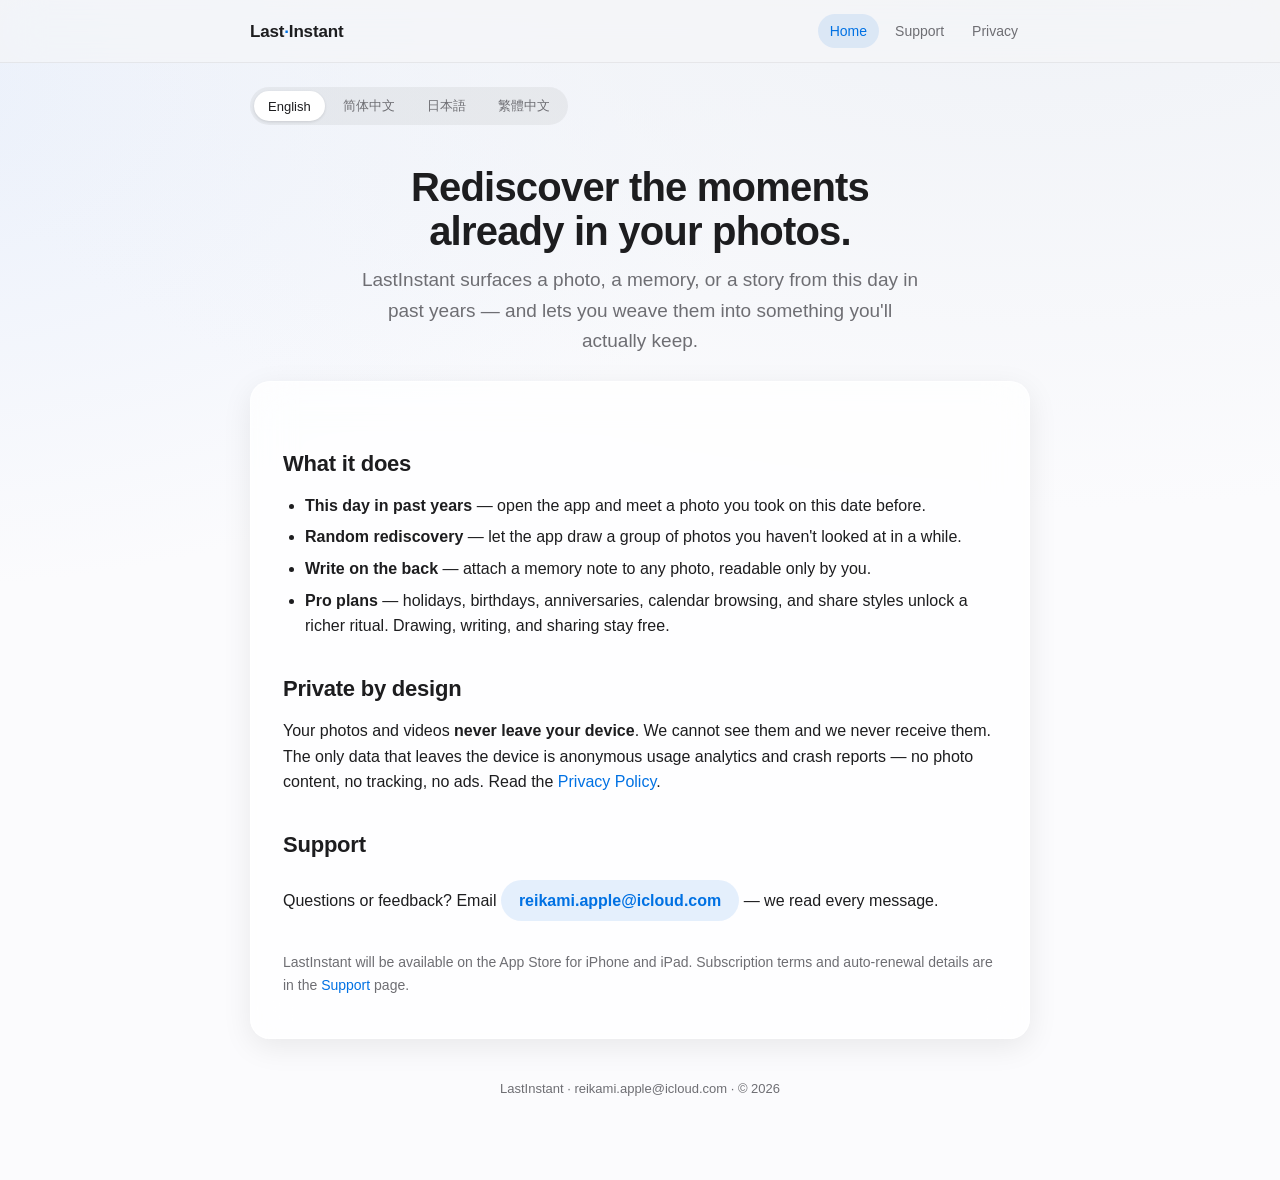
<file: index.html>
<!DOCTYPE html>
<html lang="en">
<head>
<meta charset="utf-8" />
<meta name="viewport" content="width=device-width, initial-scale=1" />
<title>LastInstant — Rediscover your memories</title>
<meta name="description" content="LastInstant turns the photos already in your library into a daily ritual of rediscovery. Private by design: your photos never leave your device." />
<link rel="stylesheet" href="assets/style.css" />
</head>
<body>
<nav class="nav">
  <div class="nav-inner">
    <div class="brand">Last<span class="dot">·</span>Instant</div>
    <div class="nav-links">
      <a href="index.html" class="active">Home</a>
      <a href="support.html">Support</a>
      <a href="privacy.html">Privacy</a>
    </div>
  </div>
</nav>

<div class="wrap">
  <div class="lang-switch" id="langSwitch">
    <button data-lang="en" class="active">English</button>
    <button data-lang="zh-Hans">简体中文</button>
    <button data-lang="ja">日本語</button>
    <button data-lang="zh-Hant">繁體中文</button>
  </div>

  <!-- EN -->
  <section class="lang-block active" data-lang="en">
    <div class="hero">
      <h1>Rediscover the moments<br>already in your photos.</h1>
      <p>LastInstant surfaces a photo, a memory, or a story from this day in past years — and lets you weave them into something you'll actually keep.</p>
    </div>
    <div class="card">
      <h2>What it does</h2>
      <ul>
        <li><strong>This day in past years</strong> — open the app and meet a photo you took on this date before.</li>
        <li><strong>Random rediscovery</strong> — let the app draw a group of photos you haven't looked at in a while.</li>
        <li><strong>Write on the back</strong> — attach a memory note to any photo, readable only by you.</li>
        <li><strong>Pro plans</strong> — holidays, birthdays, anniversaries, calendar browsing, and share styles unlock a richer ritual. Drawing, writing, and sharing stay free.</li>
      </ul>
      <h2>Private by design</h2>
      <p>Your photos and videos <strong>never leave your device</strong>. We cannot see them and we never receive them. The only data that leaves the device is anonymous usage analytics and crash reports — no photo content, no tracking, no ads. Read the <a href="privacy.html">Privacy Policy</a>.</p>
      <h2>Support</h2>
      <p>Questions or feedback? Email <span class="email-pill">reikami.apple@icloud.com</span> — we read every message.</p>
      <p style="margin-top:24px; color:var(--text-soft); font-size:14px;">
        LastInstant will be available on the App Store for iPhone and iPad. Subscription terms and auto-renewal details are in the <a href="support.html">Support</a> page.
      </p>
    </div>
  </section>

  <!-- ZH-Hans -->
  <section class="lang-block" data-lang="zh-Hans">
    <div class="hero">
      <h1>重新遇见，那些<br>已在你相册里的瞬间。</h1>
      <p>LastInstant 会在每年今日唤起一张照片、一段回忆或一个故事——并让你把它们编织成真正愿意留住的东西。</p>
    </div>
    <div class="card">
      <h2>它能做什么</h2>
      <ul>
        <li><strong>往年的今天</strong> —— 打开 App，遇见一张你在这一天曾经拍下的照片。</li>
        <li><strong>随机重遇</strong> —— 让 App 抽一组你许久未翻看的照片。</li>
        <li><strong>写在背面</strong> —— 为任意照片附上一段回忆文字，只有你能读到。</li>
        <li><strong>Pro 方案</strong> —— 节日、生日、纪念日、日历浏览与分享样式，解锁更丰富的仪式感。涂画、书写与分享永久免费。</li>
      </ul>
      <h2>以隐私为设计核心</h2>
      <p>你的照片与视频，<strong>永不离开你的设备</strong>。我们看不到，也不会收到它们。唯一离开设备的数据，是匿名的使用统计与崩溃报告——没有照片内容，没有追踪，没有广告。详见<a href="privacy.html">《隐私政策》</a>。</p>
      <h2>支持</h2>
      <p>有疑问或建议？写信至 <span class="email-pill">reikami.apple@icloud.com</span> —— 每一封我们都读。</p>
      <p style="margin-top:24px; color:var(--text-soft); font-size:14px;">
        LastInstant 将在 App Store 面向 iPhone 与 iPad 推出。订阅条款与自动续费详情见<a href="support.html">「支持」页面</a>。
      </p>
    </div>
  </section>

  <!-- JA -->
  <section class="lang-block" data-lang="ja">
    <div class="hero">
      <h1>あなたの写真の中にある、<br>あの瞬間に再会する。</h1>
      <p>LastInstant は、過去の同じ日の写真や思い出、ストーリーを毎日呼び起こし、それらを「残したい」ものへと編み上げるお手伝いをします。</p>
    </div>
    <div class="card">
      <h2>できること</h2>
      <ul>
        <li><strong>過去の同じ日</strong> —— アプリを開くと、かつてこの日に撮った写真に出会えます。</li>
        <li><strong>ランダムな再発見</strong> —— しばらく見ていない写真をアプリが一組選びます。</li>
        <li><strong>裏面に書く</strong> —— どの写真にも思い出メモを添えられ、読めるのはあなただけ。</li>
        <li><strong>Pro プラン</strong> —— 祝日、誕生日、記念日、カレンダー表示、共有スタイルで、より豊かな習慣を解放します。描画・書き込み・共有は永遠に無料です。</li>
      </ul>
      <h2>プライバシーを前提に設計</h2>
      <p>写真や動画が<strong>デバイスの外に出ることはありません</strong>。私たちがあなたの写真を見ることも、受け取ることもありません。デバイスの外に出るのは匿名の利用統計とクラッシュレポートだけです——写真の内容も、追跡も、広告もありません。詳しくは<a href="privacy.html">「プライバシーポリシー」</a>をご覧ください。</p>
      <h2>サポート</h2>
      <p>ご質問やご感想は、<span class="email-pill">reikami.apple@icloud.com</span> まで——すべてのメッセージを読んでいます。</p>
      <p style="margin-top:24px; color:var(--text-soft); font-size:14px;">
        LastInstant は iPhone と iPad 向けに App Store で提供予定です。サブスクリプションの条件と自動更新の詳細は<a href="support.html">「サポート」ページ</a>をご覧ください。
      </p>
    </div>
  </section>

  <!-- ZH-Hant -->
  <section class="lang-block" data-lang="zh-Hant">
    <div class="hero">
      <h1>重新遇見，那些<br>已在你相簿裡的瞬間。</h1>
      <p>LastInstant 會在每年今日喚起一張照片、一段回憶或一個故事——並讓你把它們編織成真正願意留住的東西。</p>
    </div>
    <div class="card">
      <h2>它能做什麼</h2>
      <ul>
        <li><strong>往年的今天</strong> —— 打開 App，遇見一張你在這一天曾經拍下的照片。</li>
        <li><strong>隨機重遇</strong> —— 讓 App 抽一組你許久未翻看的照片。</li>
        <li><strong>寫在背面</strong> —— 為任意照片附上一段回憶文字，只有你能讀到。</li>
        <li><strong>Pro 方案</strong> —— 節日、生日、紀念日、日曆瀏覽與分享樣式，解鎖更豐富的儀式感。塗畫、書寫與分享永久免費。</li>
      </ul>
      <h2>以隱私為設計核心</h2>
      <p>你的照片與影片，<strong>永遠不會離開你的裝置</strong>。我們看不到，也不會收到它們。唯一離開裝置的資料，是匿名的使用統計與當機報告——沒有照片內容，沒有追蹤，沒有廣告。詳見<a href="privacy.html">《隱私權政策》</a>。</p>
      <h2>支援</h2>
      <p>有疑問或建議？寫信至 <span class="email-pill">reikami.apple@icloud.com</span> —— 每一封我們都讀。</p>
      <p style="margin-top:24px; color:var(--text-soft); font-size:14px;">
        LastInstant 將在 App Store 面向 iPhone 與 iPad 推出。訂閱條款與自動續費詳情見<a href="support.html">「支援」頁面</a>。
      </p>
    </div>
  </section>

  <div class="foot">LastInstant · reikami.apple@icloud.com · © 2026</div>
</div>

<script>
  const sw = document.getElementById('langSwitch');
  sw.addEventListener('click', e => {
    const btn = e.target.closest('button');
    if (!btn) return;
    const lang = btn.dataset.lang;
    sw.querySelectorAll('button').forEach(b => b.classList.toggle('active', b === btn));
    document.querySelectorAll('.lang-block').forEach(s =>
      s.classList.toggle('active', s.dataset.lang === lang));
    document.documentElement.lang = lang;
    try { localStorage.setItem('lastinstant-lang', lang); } catch (_) {}
  });
  try {
    const saved = localStorage.getItem('lastinstant-lang');
    if (saved) sw.querySelector(`[data-lang="${saved}"]`)?.click();
  } catch (_) {}
</script>
</body>
</html>
</file>
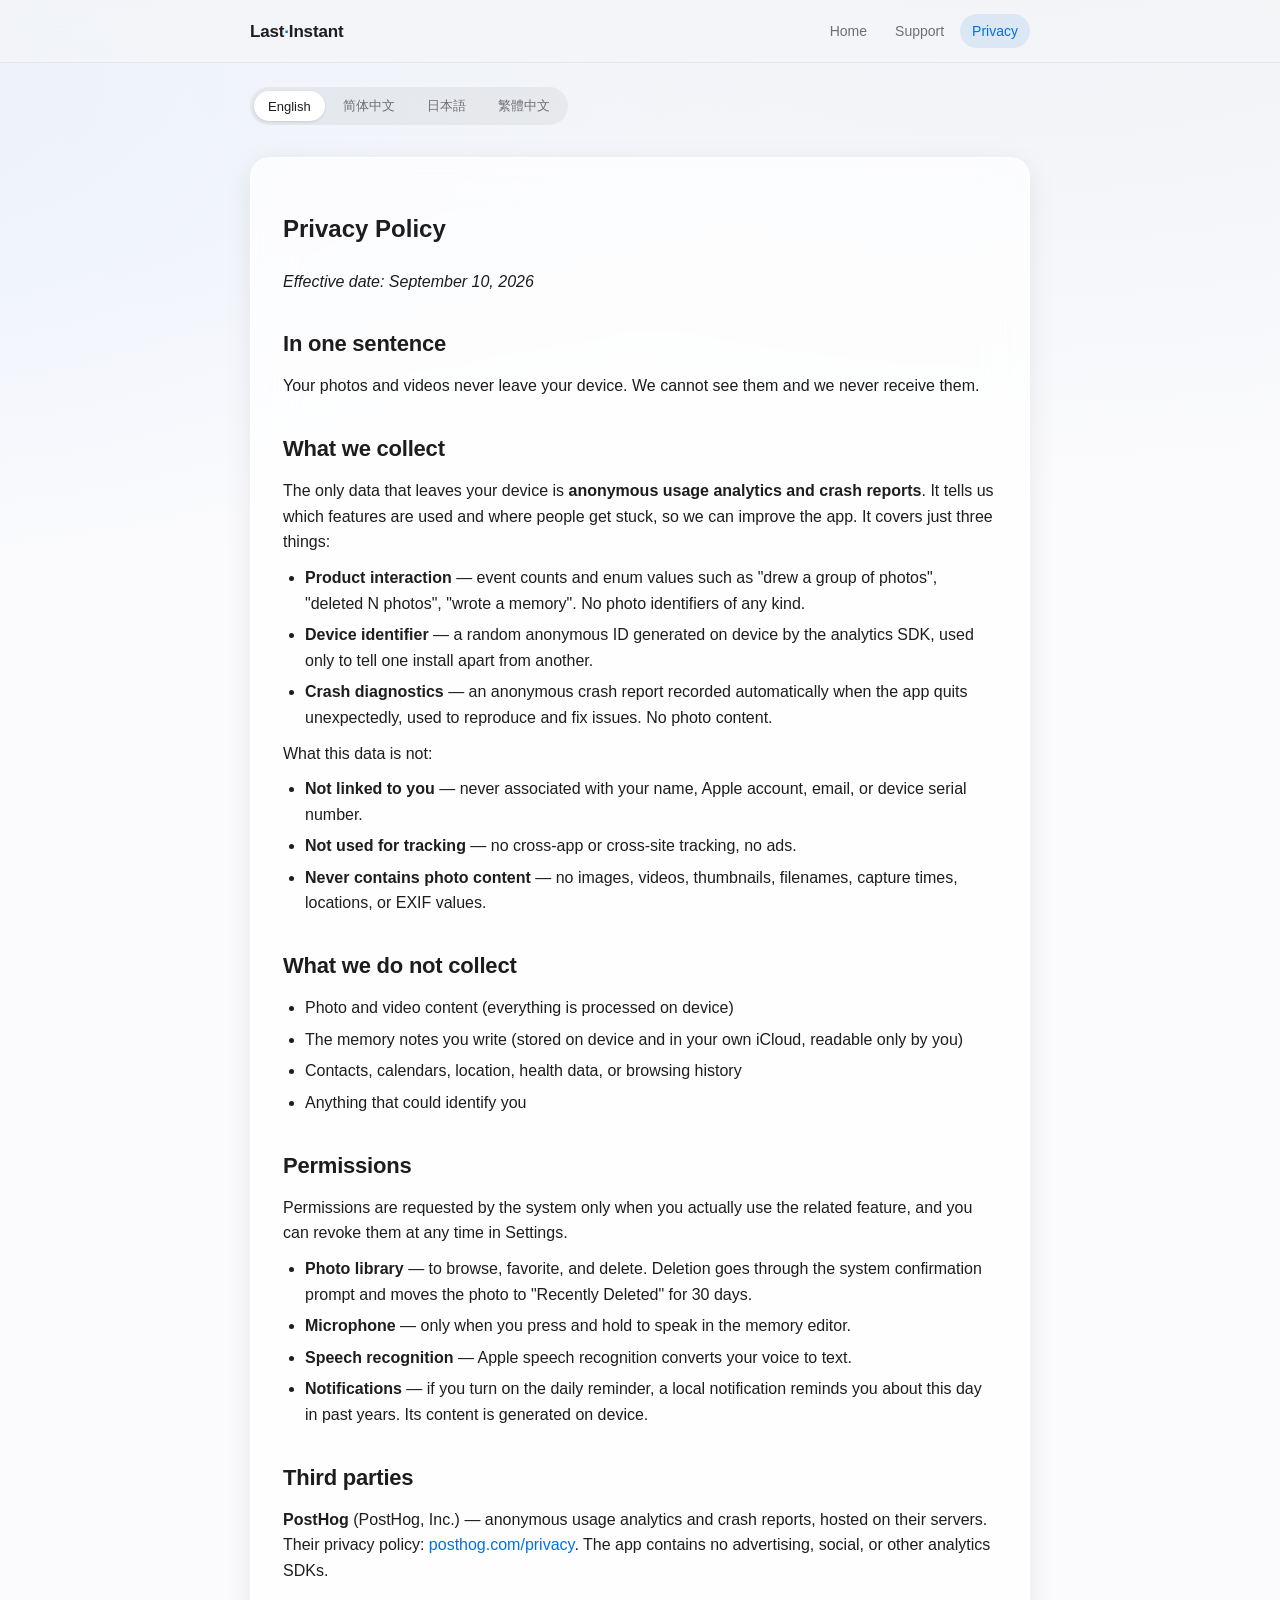
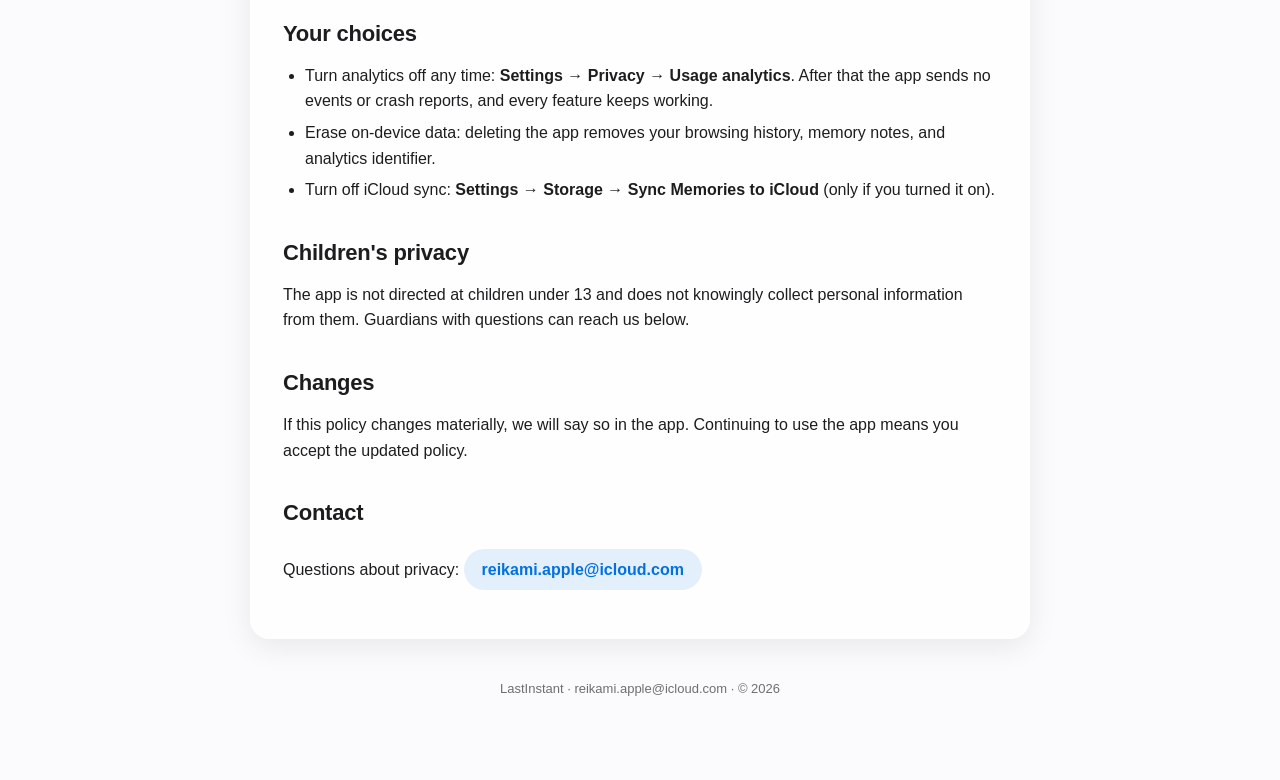
<file: privacy.html>
<!DOCTYPE html>
<html lang="en">
<head>
<meta charset="utf-8" />
<meta name="viewport" content="width=device-width, initial-scale=1" />
<title>Privacy Policy — LastInstant</title>
<link rel="stylesheet" href="assets/style.css" />
</head>
<body>
<nav class="nav">
  <div class="nav-inner">
    <div class="brand">Last<span class="dot">·</span>Instant</div>
    <div class="nav-links">
      <a href="index.html">Home</a>
      <a href="support.html">Support</a>
      <a href="privacy.html" class="active">Privacy</a>
    </div>
  </div>
</nav>

<div class="wrap">
  <div class="lang-switch" id="langSwitch">
    <button data-lang="en" class="active">English</button>
    <button data-lang="zh-Hans">简体中文</button>
    <button data-lang="ja">日本語</button>
    <button data-lang="zh-Hant">繁體中文</button>
  </div>

  <!-- EN -->
  <section class="lang-block active" data-lang="en">
    <div class="card">
      <h1>Privacy Policy</h1>
      <p><em>Effective date: September 10, 2026</em></p>
      <h2>In one sentence</h2>
      <p>Your photos and videos never leave your device. We cannot see them and we never receive them.</p>
      <h2>What we collect</h2>
      <p>The only data that leaves your device is <strong>anonymous usage analytics and crash reports</strong>. It tells us which features are used and where people get stuck, so we can improve the app. It covers just three things:</p>
      <ul>
        <li><strong>Product interaction</strong> — event counts and enum values such as "drew a group of photos", "deleted N photos", "wrote a memory". No photo identifiers of any kind.</li>
        <li><strong>Device identifier</strong> — a random anonymous ID generated on device by the analytics SDK, used only to tell one install apart from another.</li>
        <li><strong>Crash diagnostics</strong> — an anonymous crash report recorded automatically when the app quits unexpectedly, used to reproduce and fix issues. No photo content.</li>
      </ul>
      <p>What this data is not:</p>
      <ul>
        <li><strong>Not linked to you</strong> — never associated with your name, Apple account, email, or device serial number.</li>
        <li><strong>Not used for tracking</strong> — no cross-app or cross-site tracking, no ads.</li>
        <li><strong>Never contains photo content</strong> — no images, videos, thumbnails, filenames, capture times, locations, or EXIF values.</li>
      </ul>
      <h2>What we do not collect</h2>
      <ul>
        <li>Photo and video content (everything is processed on device)</li>
        <li>The memory notes you write (stored on device and in your own iCloud, readable only by you)</li>
        <li>Contacts, calendars, location, health data, or browsing history</li>
        <li>Anything that could identify you</li>
      </ul>
      <h2>Permissions</h2>
      <p>Permissions are requested by the system only when you actually use the related feature, and you can revoke them at any time in Settings.</p>
      <ul>
        <li><strong>Photo library</strong> — to browse, favorite, and delete. Deletion goes through the system confirmation prompt and moves the photo to "Recently Deleted" for 30 days.</li>
        <li><strong>Microphone</strong> — only when you press and hold to speak in the memory editor.</li>
        <li><strong>Speech recognition</strong> — Apple speech recognition converts your voice to text.</li>
        <li><strong>Notifications</strong> — if you turn on the daily reminder, a local notification reminds you about this day in past years. Its content is generated on device.</li>
      </ul>
      <h2>Third parties</h2>
      <p><strong>PostHog</strong> (PostHog, Inc.) — anonymous usage analytics and crash reports, hosted on their servers. Their privacy policy: <a href="https://posthog.com/privacy" target="_blank" rel="noopener">posthog.com/privacy</a>. The app contains no advertising, social, or other analytics SDKs.</p>
      <h2>Your choices</h2>
      <ul>
        <li>Turn analytics off any time: <strong>Settings → Privacy → Usage analytics</strong>. After that the app sends no events or crash reports, and every feature keeps working.</li>
        <li>Erase on-device data: deleting the app removes your browsing history, memory notes, and analytics identifier.</li>
        <li>Turn off iCloud sync: <strong>Settings → Storage → Sync Memories to iCloud</strong> (only if you turned it on).</li>
      </ul>
      <h2>Children's privacy</h2>
      <p>The app is not directed at children under 13 and does not knowingly collect personal information from them. Guardians with questions can reach us below.</p>
      <h2>Changes</h2>
      <p>If this policy changes materially, we will say so in the app. Continuing to use the app means you accept the updated policy.</p>
      <h2>Contact</h2>
      <p>Questions about privacy: <span class="email-pill">reikami.apple@icloud.com</span></p>
    </div>
  </section>

  <!-- ZH-Hans -->
  <section class="lang-block" data-lang="zh-Hans">
    <div class="card">
      <h1>隐私政策</h1>
      <p><em>生效日期：2026 年 9 月 10 日</em></p>
      <h2>一句话</h2>
      <p>LastInstant 里的照片与视频，永不离开你的设备。我们看不到、也拿不到你的任何一张照片。</p>
      <h2>我们收集什么</h2>
      <p>唯一会离开设备的数据，是<strong>匿名的使用统计与崩溃报告</strong>。它用于了解哪些功能被使用、哪些流程出了问题，帮助我们改进 App。收集范围只有三类：</p>
      <ul>
        <li><strong>产品交互</strong>：例如「抽取了一组照片」「删除了 N 张」「写了一段回忆」这样的事件计数与枚举值，不含任何照片身份信息。</li>
        <li><strong>设备标识符</strong>：由分析 SDK 在本机生成的随机匿名 ID，用于区分「一次安装」，不用于识别你这个人。</li>
        <li><strong>崩溃诊断</strong>：App 异常退出时自动记录的匿名崩溃报告（出错位置、错误类型），用于复现和修复问题，不含照片内容。</li>
      </ul>
      <p>这些数据的特点：</p>
      <ul>
        <li><strong>不关联身份</strong>：不与你的姓名、Apple 账户、邮箱、设备序列号关联。</li>
        <li><strong>不用于追踪</strong>：不用于跨 App、跨网站追踪，不投放广告。</li>
        <li><strong>不含照片内容</strong>：不包含照片或视频本身、缩略图、文件名、拍摄时间、地点、EXIF 参数中的任何一项。</li>
      </ul>
      <h2>我们不收集什么</h2>
      <ul>
        <li>照片与视频内容（全部在本机处理，从不上传）</li>
        <li>回忆文字（保存在本机与你的个人 iCloud，只有你能读取）</li>
        <li>通讯录、日历、位置、健康数据、浏览记录</li>
        <li>任何可用于识别你身份的信息</li>
      </ul>
      <h2>需要的系统权限</h2>
      <p>权限只在你主动使用到相关功能时才会被系统询问，你可以随时在系统设置中收回：</p>
      <ul>
        <li><strong>照片图库</strong>：用于随机浏览、收藏与删除。删除操作会经过系统相册的确认弹窗，照片进入「最近删除」，30 天后才彻底删除。</li>
        <li><strong>麦克风</strong>：仅在回忆文字编辑页「长按说话」时用于录音。</li>
        <li><strong>语音识别</strong>：把你的语音转成文字，使用 Apple 语音识别。</li>
        <li><strong>通知</strong>：开启「每日提醒」后，用本地通知提醒你「往年的今天」。通知内容在本机生成。</li>
      </ul>
      <h2>第三方服务</h2>
      <p><strong>PostHog</strong>（PostHog, Inc.）——匿名使用分析与崩溃报告，数据托管在其服务器上，其隐私政策见 <a href="https://posthog.com/privacy" target="_blank" rel="noopener">posthog.com/privacy</a>。除此之外，本 App 不包含任何第三方广告、社交或数据统计 SDK。</p>
      <h2>你的选择</h2>
      <ul>
        <li>随时关闭匿名统计：<strong>设置 → 隐私 → 使用分析</strong>。关闭后本 App 不再发送任何统计事件与崩溃报告，功能不受影响。</li>
        <li>删除本机数据：卸载 App 即可清除本机保存的浏览记录、回忆文字与统计标识。</li>
        <li>关闭 iCloud 同步：<strong>设置 → 存储 → iCloud 同步回忆</strong>（仅在你主动开启过的情况下适用）。</li>
      </ul>
      <h2>儿童隐私</h2>
      <p>本 App 不面向 13 岁以下儿童定向收集个人信息。若你是未成年人的监护人并对数据处理有疑问，可通过下方联系方式与我们联系。</p>
      <h2>政策更新</h2>
      <p>若本政策发生实质性变更，我们会在 App 内提示。继续使用即视为接受更新后的政策。</p>
      <h2>联系我们</h2>
      <p>关于隐私的任何问题：<span class="email-pill">reikami.apple@icloud.com</span></p>
    </div>
  </section>

  <!-- JA -->
  <section class="lang-block" data-lang="ja">
    <div class="card">
      <h1>プライバシーポリシー</h1>
      <p><em>施行日：2026年9月10日</em></p>
      <h2>一言で</h2>
      <p>写真と動画がデバイスの外に出ることはありません。私たちがあなたの写真を見ることも、受け取ることもありません。</p>
      <h2>収集する情報</h2>
      <p>デバイスの外に出る情報は<strong>匿名の利用統計とクラッシュレポート</strong>だけです。どの機能が使われ、どこでつまずいているかを知り、アプリを改善するために使います。内容は次の3種類に限られます。</p>
      <ul>
        <li><strong>製品インタラクション</strong>：「写真を1グループ抽出した」「N枚削除した」「思い出を書いた」といったイベントの件数や種別。写真を特定する情報は一切含まれません。</li>
        <li><strong>デバイス識別子</strong>：分析SDKがデバイス内で生成するランダムな匿名ID。「どのインストールか」を区別するためだけに使います。</li>
        <li><strong>クラッシュ診断</strong>：アプリが異常終了したときに自動記録される匿名のクラッシュレポート（エラーの発生箇所と種類）。再現と修正に使います。写真の内容は含みません。</li>
      </ul>
      <p>このデータについて：</p>
      <ul>
        <li><strong>本人と結びつきません</strong>：氏名、Appleアカウント、メールアドレス、デバイスのシリアル番号とは紐づけません。</li>
        <li><strong>追跡に使いません</strong>：アプリやサイトをまたぐ追跡、広告配信は行いません。</li>
        <li><strong>写真の内容を含みません</strong>：画像・動画そのもの、サムネイル、ファイル名、撮影日時、場所、EXIF情報はいずれも含みません。</li>
      </ul>
      <h2>収集しない情報</h2>
      <ul>
        <li>写真・動画の内容（すべてデバイス内で処理し、アップロードしません）</li>
        <li>あなたが書いた思い出メモ（デバイス内とあなた自身のiCloudに保存され、読めるのはあなただけです）</li>
        <li>連絡先、カレンダー、位置情報、ヘルスケアデータ、閲覧履歴</li>
        <li>個人を特定できる情報</li>
      </ul>
      <h2>権限</h2>
      <p>権限は、関連する機能を実際に使うときにだけシステムから求められます。いつでも設定から取り消せます。</p>
      <ul>
        <li><strong>写真ライブラリ</strong>：ランダムな閲覧、お気に入り、削除に使います。削除時はシステムの確認ダイアログが表示され、写真は「最近削除した項目」に30日間保管されます。</li>
        <li><strong>マイク</strong>：思い出の編集画面で「長押しして話す」を使うときのみ、録音に使います。</li>
        <li><strong>音声認識</strong>：Appleの音声認識で、録音した音声をテキストに変換します。</li>
        <li><strong>通知</strong>：「毎朝の通知」をオンにした場合、ローカル通知で「昔の今日」をお知らせします。通知の内容はデバイス内で生成されます。</li>
      </ul>
      <h2>第三者サービス</h2>
      <p><strong>PostHog</strong>（PostHog, Inc.）：匿名の利用分析とクラッシュレポートに使用しています。データは同社のサーバーで保管されます。同社のプライバシーポリシー：<a href="https://posthog.com/privacy" target="_blank" rel="noopener">posthog.com/privacy</a>。これ以外に、広告・ソーシャル・分析のSDKは含まれていません。</p>
      <h2>あなたの選択</h2>
      <ul>
        <li>統計はいつでもオフにできます：<strong>設定 → プライバシー → 使用状況の分析</strong>。オフにするとアプリは一切のイベントとクラッシュレポートを送信しません。機能はそのまま使えます。</li>
        <li>デバイス内のデータを消す：アプリを削除すれば、閲覧履歴・思い出メモ・識別子も消去されます。</li>
        <li>iCloud同期をオフにする：<strong>設定 → ストレージ → iCloudで思い出を同期</strong>（オンにした場合のみ）。</li>
      </ul>
      <h2>児童のプライバシー</h2>
      <p>本アプリは13歳未満の児童を対象とせず、個人情報を意図して収集しません。保護者の方からのご質問は下記までご連絡ください。</p>
      <h2>変更</h2>
      <p>重要な変更がある場合はアプリ内でお知らせします。変更後も使い続ける場合、新しいポリシーに同意したものとみなされます。</p>
      <h2>お問い合わせ</h2>
      <p>プライバシーに関するご質問：<span class="email-pill">reikami.apple@icloud.com</span></p>
    </div>
  </section>

  <!-- ZH-Hant -->
  <section class="lang-block" data-lang="zh-Hant">
    <div class="card">
      <h1>隱私權政策</h1>
      <p><em>生效日期：2026 年 9 月 10 日</em></p>
      <h2>一句話</h2>
      <p>LastInstant 裡的照片與影片，永遠不會離開你的裝置。我們看不到、也拿不到你的任何一張照片。</p>
      <h2>我們收集什麼</h2>
      <p>唯一會離開裝置的資料，是<strong>匿名使用統計與當機報告</strong>。它用於了解哪些功能被使用、哪些流程出了問題，幫助我們改進 App。收集範圍只有三類：</p>
      <ul>
        <li><strong>產品互動</strong>：例如「抽取了一組照片」「刪除了 N 張」「寫了一段回憶」這類事件計數與列舉值，不含任何照片識別資訊。</li>
        <li><strong>裝置識別碼</strong>：由分析 SDK 在本機產生的隨機匿名 ID，用於區分「一次安裝」，不用於識別你這個人。</li>
        <li><strong>當機診斷</strong>：App 異常終止時自動記錄的匿名當機報告（出錯位置、錯誤類型），用於重現和修復問題，不含照片內容。</li>
      </ul>
      <p>這些資料的特點：</p>
      <ul>
        <li><strong>不關聯身分</strong>：不與你的姓名、Apple 帳戶、電子郵件、裝置序號關聯。</li>
        <li><strong>不用於追蹤</strong>：不用於跨 App、跨網站追蹤，不投放廣告。</li>
        <li><strong>不含照片內容</strong>：不包含照片或影片本身、縮圖、檔名、拍攝時間、地點、EXIF 參數中的任何一項。</li>
      </ul>
      <h2>我們不收集什麼</h2>
      <ul>
        <li>照片與影片內容（全部在本機處理，從不上傳）</li>
        <li>回憶文字（儲存在本機與你的個人 iCloud，只有你能讀取）</li>
        <li>聯絡人、行事曆、位置、健康資料、瀏覽紀錄</li>
        <li>任何可用於識別你身分的資訊</li>
      </ul>
      <h2>需要的系統權限</h2>
      <p>權限只在你主動使用相關功能時才會被系統詢問，你可以隨時在「設定」中收回：</p>
      <ul>
        <li><strong>照片圖庫</strong>：用於隨機瀏覽、收藏與刪除。刪除會經過系統相簿的確認彈窗，照片進入「最近刪除」，30 天後才徹底刪除。</li>
        <li><strong>麥克風</strong>：僅在回憶文字編輯頁「長按說話」時用於錄音。</li>
        <li><strong>語音辨識</strong>：把你的語音轉成文字，使用 Apple 語音辨識。</li>
        <li><strong>通知</strong>：開啟「每日提醒」後，用本機通知提醒你「往年的今天」。通知內容在本機產生。</li>
      </ul>
      <h2>第三方服務</h2>
      <p><strong>PostHog</strong>（PostHog, Inc.）——匿名使用分析與當機報告，資料託管於其伺服器，其隱私權政策見 <a href="https://posthog.com/privacy" target="_blank" rel="noopener">posthog.com/privacy</a>。除此之外，本 App 不包含任何第三方廣告、社群或資料統計 SDK。</p>
      <h2>你的選擇</h2>
      <ul>
        <li>隨時關閉匿名統計：<strong>設定 → 隱私 → 使用分析</strong>。關閉後本 App 不再傳送任何統計事件與當機報告，功能不受影響。</li>
        <li>刪除本機資料：解除安裝 App 即可清除本機儲存的瀏覽紀錄、回憶文字與統計識別碼。</li>
        <li>關閉 iCloud 同步：<strong>設定 → 儲存空間 → iCloud 同步回憶</strong>（僅在你主動開啟過的情況下適用）。</li>
      </ul>
      <h2>兒童隱私</h2>
      <p>本 App 不面向 13 歲以下兒童定向收集個人資訊。若你是未成年人的監護人並對資料處理有疑問，可透過下方聯絡方式與我們聯絡。</p>
      <h2>政策更新</h2>
      <p>若本政策有實質變更，我們會在 App 內提示。繼續使用即視為接受更新後的政策。</p>
      <h2>聯絡我們</h2>
      <p>關於隱私的任何問題：<span class="email-pill">reikami.apple@icloud.com</span></p>
    </div>
  </section>

  <div class="foot">LastInstant · reikami.apple@icloud.com · © 2026</div>
</div>

<script>
  const sw = document.getElementById('langSwitch');
  sw.addEventListener('click', e => {
    const btn = e.target.closest('button');
    if (!btn) return;
    const lang = btn.dataset.lang;
    sw.querySelectorAll('button').forEach(b => b.classList.toggle('active', b === btn));
    document.querySelectorAll('.lang-block').forEach(s =>
      s.classList.toggle('active', s.dataset.lang === lang));
    document.documentElement.lang = lang;
    try { localStorage.setItem('lastinstant-lang', lang); } catch (_) {}
  });
  try {
    const saved = localStorage.getItem('lastinstant-lang');
    if (saved) sw.querySelector(`[data-lang="${saved}"]`)?.click();
  } catch (_) {}
</script>
</body>
</html>
</file>
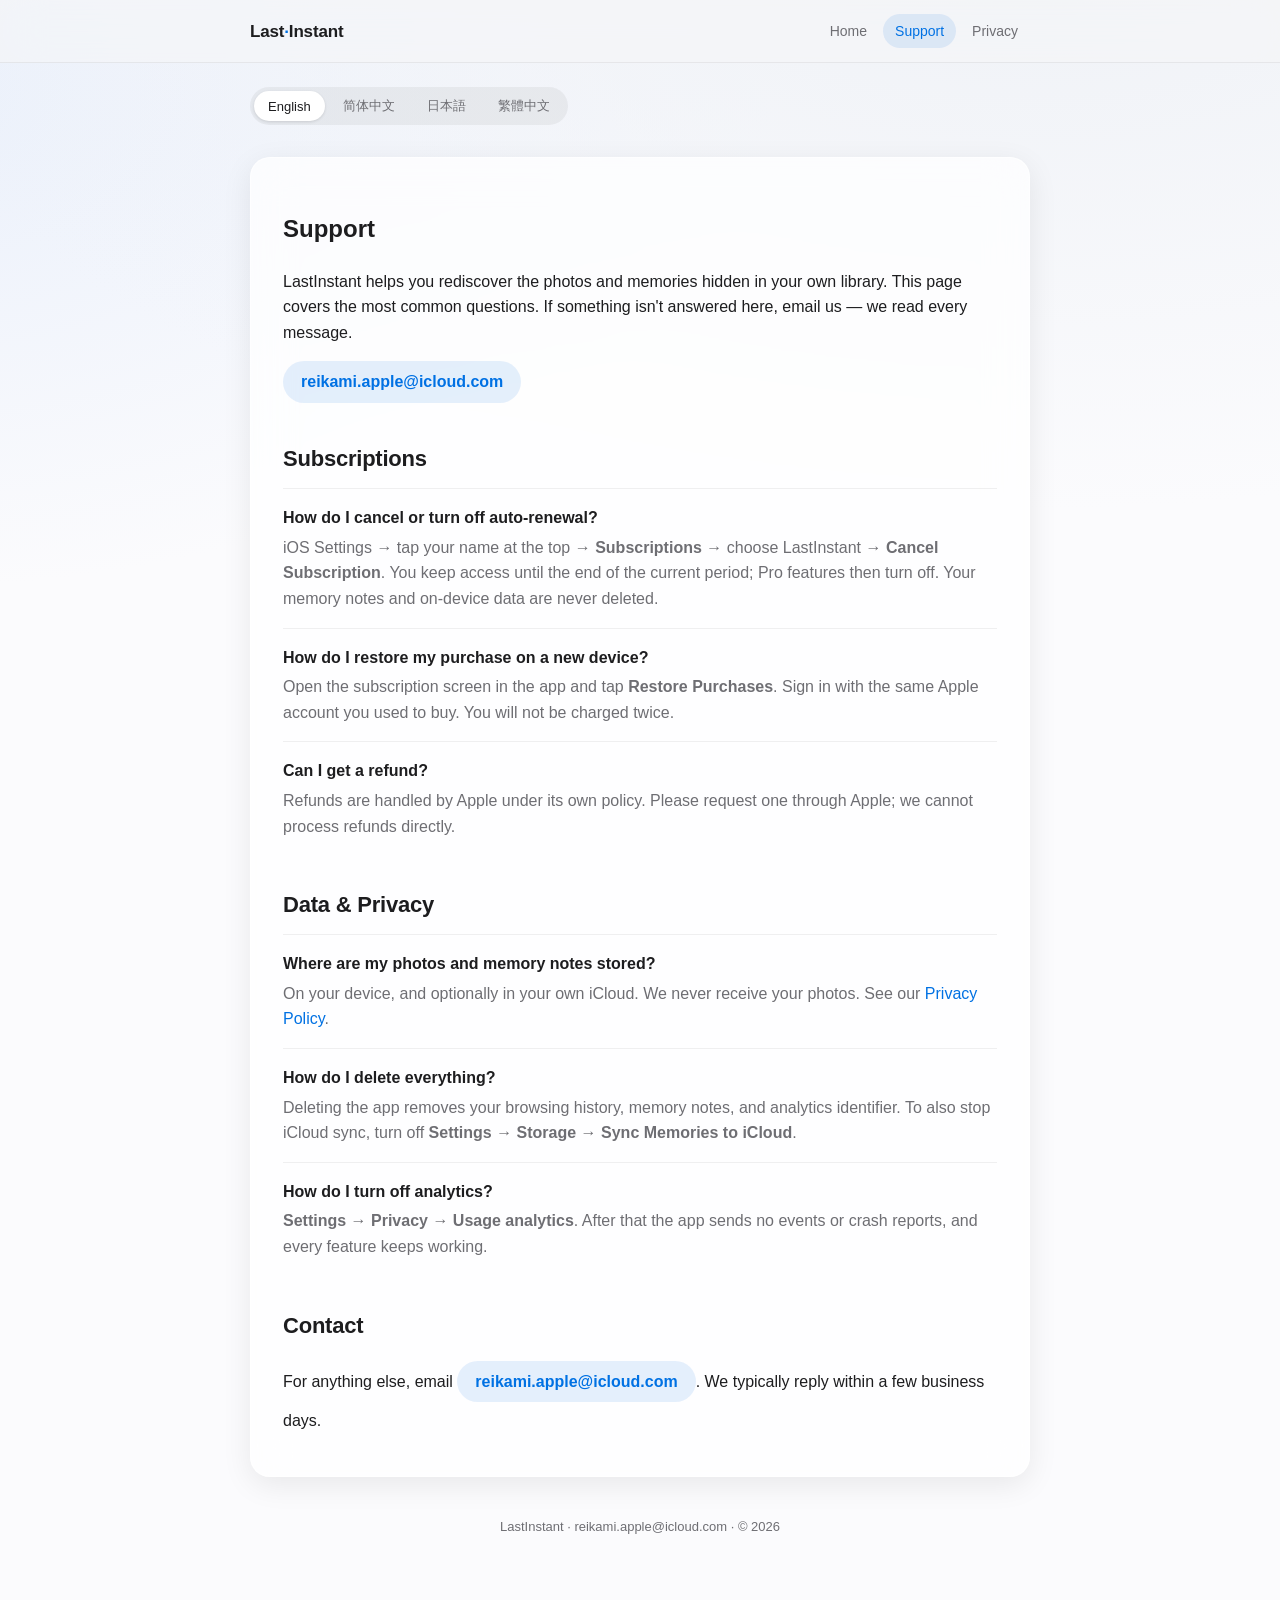
<file: support.html>
<!DOCTYPE html>
<html lang="en">
<head>
<meta charset="utf-8" />
<meta name="viewport" content="width=device-width, initial-scale=1" />
<title>Support — LastInstant</title>
<link rel="stylesheet" href="assets/style.css" />
</head>
<body>
<nav class="nav">
  <div class="nav-inner">
    <div class="brand">Last<span class="dot">·</span>Instant</div>
    <div class="nav-links">
      <a href="index.html">Home</a>
      <a href="support.html" class="active">Support</a>
      <a href="privacy.html">Privacy</a>
    </div>
  </div>
</nav>

<div class="wrap">
  <div class="lang-switch" id="langSwitch">
    <button data-lang="en" class="active">English</button>
    <button data-lang="zh-Hans">简体中文</button>
    <button data-lang="ja">日本語</button>
    <button data-lang="zh-Hant">繁體中文</button>
  </div>

  <!-- EN -->
  <section class="lang-block active" data-lang="en">
    <div class="card">
      <h1>Support</h1>
      <p>LastInstant helps you rediscover the photos and memories hidden in your own library. This page covers the most common questions. If something isn't answered here, email us — we read every message.</p>
      <p class="email-pill">reikami.apple@icloud.com</p>

      <h2>Subscriptions</h2>
      <div class="faq-item">
        <p class="faq-q">How do I cancel or turn off auto-renewal?</p>
        <p class="faq-a">iOS Settings → tap your name at the top → <strong>Subscriptions</strong> → choose LastInstant → <strong>Cancel Subscription</strong>. You keep access until the end of the current period; Pro features then turn off. Your memory notes and on-device data are never deleted.</p>
      </div>
      <div class="faq-item">
        <p class="faq-q">How do I restore my purchase on a new device?</p>
        <p class="faq-a">Open the subscription screen in the app and tap <strong>Restore Purchases</strong>. Sign in with the same Apple account you used to buy. You will not be charged twice.</p>
      </div>
      <div class="faq-item">
        <p class="faq-q">Can I get a refund?</p>
        <p class="faq-a">Refunds are handled by Apple under its own policy. Please request one through Apple; we cannot process refunds directly.</p>
      </div>

      <h2>Data &amp; Privacy</h2>
      <div class="faq-item">
        <p class="faq-q">Where are my photos and memory notes stored?</p>
        <p class="faq-a">On your device, and optionally in your own iCloud. We never receive your photos. See our <a href="privacy.html">Privacy Policy</a>.</p>
      </div>
      <div class="faq-item">
        <p class="faq-q">How do I delete everything?</p>
        <p class="faq-a">Deleting the app removes your browsing history, memory notes, and analytics identifier. To also stop iCloud sync, turn off <strong>Settings → Storage → Sync Memories to iCloud</strong>.</p>
      </div>
      <div class="faq-item">
        <p class="faq-q">How do I turn off analytics?</p>
        <p class="faq-a"><strong>Settings → Privacy → Usage analytics</strong>. After that the app sends no events or crash reports, and every feature keeps working.</p>
      </div>

      <h2>Contact</h2>
      <p>For anything else, email <span class="email-pill">reikami.apple@icloud.com</span>. We typically reply within a few business days.</p>
    </div>
  </section>

  <!-- ZH-Hans -->
  <section class="lang-block" data-lang="zh-Hans">
    <div class="card">
      <h1>技术支持</h1>
      <p>LastInstant 帮你重新发现藏在自己的照片与回忆里的故事。本页整理了最常见的问题。如果没有涵盖你的疑问，欢迎发邮件给我们——每一封我们都会读。</p>
      <p class="email-pill">reikami.apple@icloud.com</p>

      <h2>订阅</h2>
      <div class="faq-item">
        <p class="faq-q">如何取消或关闭自动续期？</p>
        <p class="faq-a">系统「设置」→ 点顶部你的姓名 → <strong>订阅</strong> → 选择 LastInstant → <strong>取消订阅</strong>。取消后你仍可用到当前周期结束，之后 Pro 功能关闭。你写过的回忆文字与本机数据不会被删除。</p>
      </div>
      <div class="faq-item">
        <p class="faq-q">换设备后如何恢复购买？</p>
        <p class="faq-a">在 App 的订阅页点 <strong>恢复购买</strong>，用购买时同一个 Apple 账户登录即可。不会重复扣费。</p>
      </div>
      <div class="faq-item">
        <p class="faq-q">可以退款吗？</p>
        <p class="faq-a">退款由 Apple 按其政策处理，请通过 Apple 申请，我们无法直接操作退款。</p>
      </div>

      <h2>数据与隐私</h2>
      <div class="faq-item">
        <p class="faq-q">我的照片和回忆文字存在哪里？</p>
        <p class="faq-a">保存在你的设备上，以及（如果你开启）你自己的 iCloud。我们永远收不到你的照片。详见 <a href="privacy.html">隐私政策</a>。</p>
      </div>
      <div class="faq-item">
        <p class="faq-q">如何彻底删除所有数据？</p>
        <p class="faq-a">卸载 App 即可清除本机保存的浏览记录、回忆文字与统计标识。若还想停止 iCloud 同步，关闭 <strong>设置 → 存储 → iCloud 同步回忆</strong>。</p>
      </div>
      <div class="faq-item">
        <p class="faq-q">如何关闭统计？</p>
        <p class="faq-a"><strong>设置 → 隐私 → 使用分析</strong>。关闭后本 App 不再发送任何统计事件与崩溃报告，功能不受影响。</p>
      </div>

      <h2>联系我们</h2>
      <p>其他问题，请发邮件至 <span class="email-pill">reikami.apple@icloud.com</span>。我们通常会在几个工作日内回复。</p>
    </div>
  </section>

  <!-- JA -->
  <section class="lang-block" data-lang="ja">
    <div class="card">
      <h1>サポート</h1>
      <p>LastInstant は、あなた自身のライブラリに眠る写真や思い出を再発見するためのアプリです。よくある質問をまとめました。ここにない場合はメールでご連絡ください。一通ずつ確認しています。</p>
      <p class="email-pill">reikami.apple@icloud.com</p>

      <h2>サブスクリプション</h2>
      <div class="faq-item">
        <p class="faq-q">自動更新を止める／解約するには？</p>
        <p class="faq-a">iOS の「設定」→ 上部の自分の名前 → <strong>サブスクリプション</strong> → LastInstant を選択 → <strong>サブスクリプションをキャンセル</strong>。現在の期間までは利用でき、その後 Pro 機能がオフになります。思い出メモや端末内のデータは削除されません。</p>
      </div>
      <div class="faq-item">
        <p class="faq-q">新しい端末で購入を復元するには？</p>
        <p class="faq-a">アプリのサブスクリプション画面で <strong>購入を復元</strong> をタップし、購入時に使った Apple アカウントでサインインします。二重に課金されることはありません。</p>
      </div>
      <div class="faq-item">
        <p class="faq-q">払い戻しはできますか？</p>
        <p class="faq-a">返金は Apple のポリシーに基づき Apple が対応します。Apple 経由でお手続きください。当方では直接返金できません。</p>
      </div>

      <h2>データとプライバシー</h2>
      <div class="faq-item">
        <p class="faq-q">写真や思い出メモはどこに保存されますか？</p>
        <p class="faq-a">端末内、および（オンにした場合）あなた自身の iCloud に保存されます。当方があなたの写真を受け取ることはありません。<a href="privacy.html">プライバシーポリシー</a>もご覧ください。</p>
      </div>
      <div class="faq-item">
        <p class="faq-q">すべてを削除するには？</p>
        <p class="faq-a">アプリを削除すると、閲覧履歴・思い出メモ・識別子が端末から消去されます。iCloud 同期も止めるには <strong>設定 → ストレージ → iCloudで思い出を同期</strong> をオフにします。</p>
      </div>
      <div class="faq-item">
        <p class="faq-q">分析をオフにするには？</p>
        <p class="faq-a"><strong>設定 → プライバシー → 使用状況の分析</strong>。オフにするとイベントやクラッシュレポートは送信されなくなりますが、機能はそのまま使えます。</p>
      </div>

      <h2>お問い合わせ</h2>
      <p>その他のご質問は <span class="email-pill">reikami.apple@icloud.com</span> まで。通常数営業日以内に返信します。</p>
    </div>
  </section>

  <!-- ZH-Hant -->
  <section class="lang-block" data-lang="zh-Hant">
    <div class="card">
      <h1>技術支援</h1>
      <p>LastInstant 幫你重新發現藏在自己的照片與回憶裡的故事。本頁整理了最常見的問題。如果沒有涵蓋你的疑問，歡迎發郵件給我們——每一封我們都會讀。</p>
      <p class="email-pill">reikami.apple@icloud.com</p>

      <h2>訂閱</h2>
      <div class="faq-item">
        <p class="faq-q">如何取消或關閉自動續期？</p>
        <p class="faq-a">系統「設定」→ 點頂部你的姓名 → <strong>訂閱</strong> → 選擇 LastInstant → <strong>取消訂閱</strong>。取消後你仍可用到當前週期結束，之後 Pro 功能關閉。你寫過的回憶文字與本機資料不會被刪除。</p>
      </div>
      <div class="faq-item">
        <p class="faq-q">換設備後如何恢復購買？</p>
        <p class="faq-a">在 App 的訂閱頁點 <strong>恢復購買</strong>，用購買時同一個 Apple 帳戶登入即可。不會重複扣費。</p>
      </div>
      <div class="faq-item">
        <p class="faq-q">可以退款嗎？</p>
        <p class="faq-a">退款由 Apple 按其政策處理，請透過 Apple 申請，我們無法直接操作退款。</p>
      </div>

      <h2>資料與隱私</h2>
      <div class="faq-item">
        <p class="faq-q">我的照片和回憶文字存在哪裡？</p>
        <p class="faq-a">保存在你的裝置上，以及（如果你開啟）你自己的 iCloud。我們永遠收不到你的照片。詳見 <a href="privacy.html">隱私權政策</a>。</p>
      </div>
      <div class="faq-item">
        <p class="faq-q">如何徹底刪除所有資料？</p>
        <p class="faq-a">解除安裝 App 即可清除本機保存的瀏覽紀錄、回憶文字與統計識別碼。若還想停止 iCloud 同步，關閉 <strong>設定 → 儲存空間 → iCloud 同步回憶</strong>。</p>
      </div>
      <div class="faq-item">
        <p class="faq-q">如何關閉統計？</p>
        <p class="faq-a"><strong>設定 → 隱私 → 使用分析</strong>。關閉後本 App 不再傳送任何統計事件與當機報告，功能不受影響。</p>
      </div>

      <h2>聯絡我們</h2>
      <p>其他問題，請發郵件至 <span class="email-pill">reikami.apple@icloud.com</span>。我們通常會在幾個工作天內回覆。</p>
    </div>
  </section>

  <div class="foot">LastInstant · reikami.apple@icloud.com · © 2026</div>
</div>

<script>
  const sw = document.getElementById('langSwitch');
  sw.addEventListener('click', e => {
    const btn = e.target.closest('button');
    if (!btn) return;
    const lang = btn.dataset.lang;
    sw.querySelectorAll('button').forEach(b => b.classList.toggle('active', b === btn));
    document.querySelectorAll('.lang-block').forEach(s =>
      s.classList.toggle('active', s.dataset.lang === lang));
    document.documentElement.lang = lang;
    try { localStorage.setItem('lastinstant-lang', lang); } catch (_) {}
  });
  try {
    const saved = localStorage.getItem('lastinstant-lang');
    if (saved && sw.querySelector(`[data-lang="${saved}"]`)) sw.querySelector(`[data-lang="${saved}"]`).click();
  } catch (_) {}
</script>
</body>
</html>
</file>
<file: assets/style.css>
:root {
  --bg: #f5f5f7;
  --bg-grad-1: #eef1f6;
  --bg-grad-2: #fbfbfd;
  --card: rgba(255, 255, 255, 0.72);
  --card-border: rgba(255, 255, 255, 0.6);
  --text: #1d1d1f;
  --text-soft: #6e6e73;
  --accent: #0071e3;
  --accent-soft: rgba(0, 113, 227, 0.1);
  --radius: 20px;
  --shadow: 0 8px 30px rgba(0, 0, 0, 0.08);
  --font: -apple-system, BlinkMacSystemFont, "SF Pro Text", "Helvetica Neue",
    "PingFang SC", "Hiragino Sans", "Noto Sans CJK SC", "Microsoft YaHei",
    sans-serif;
}

* { box-sizing: border-box; }

html, body { margin: 0; padding: 0; }

body {
  font-family: var(--font);
  color: var(--text);
  background:
    radial-gradient(1200px 600px at 80% -10%, var(--bg-grad-1), transparent),
    radial-gradient(900px 500px at -10% 10%, #eaf0fb, transparent),
    var(--bg-grad-2);
  background-attachment: fixed;
  line-height: 1.6;
  -webkit-font-smoothing: antialiased;
}

.wrap { max-width: 820px; margin: 0 auto; padding: 0 20px 80px; }

/* 顶部毛玻璃导航 */
.nav {
  position: sticky;
  top: 0;
  z-index: 20;
  backdrop-filter: saturate(180%) blur(20px);
  -webkit-backdrop-filter: saturate(180%) blur(20px);
  background: rgba(245, 245, 247, 0.7);
  border-bottom: 1px solid rgba(0, 0, 0, 0.06);
}
.nav-inner {
  max-width: 820px;
  margin: 0 auto;
  padding: 14px 20px;
  display: flex;
  align-items: center;
  justify-content: space-between;
  gap: 12px;
}
.brand { font-weight: 600; font-size: 17px; letter-spacing: -0.01em; }
.brand .dot { color: var(--accent); }
.nav-links { display: flex; gap: 4px; flex-wrap: wrap; }
.nav-links a {
  color: var(--text-soft);
  text-decoration: none;
  font-size: 14px;
  padding: 6px 12px;
  border-radius: 980px;
  transition: all 0.2s;
}
.nav-links a:hover { color: var(--text); background: rgba(0, 0, 0, 0.04); }
.nav-links a.active { color: var(--accent); background: var(--accent-soft); }

/* 语言切换 */
.lang-switch {
  display: inline-flex;
  gap: 4px;
  padding: 4px;
  background: rgba(0, 0, 0, 0.05);
  border-radius: 980px;
  margin: 24px 0 8px;
  flex-wrap: wrap;
}
.lang-switch button {
  border: none;
  background: transparent;
  font-family: inherit;
  font-size: 13px;
  color: var(--text-soft);
  padding: 6px 14px;
  border-radius: 980px;
  cursor: pointer;
  transition: all 0.2s;
}
.lang-switch button.active {
  background: #fff;
  color: var(--text);
  box-shadow: 0 1px 3px rgba(0, 0, 0, 0.12);
  font-weight: 500;
}

/* 卡片 */
.card {
  background: var(--card);
  border: 1px solid var(--card-border);
  border-radius: var(--radius);
  box-shadow: var(--shadow);
  padding: 32px;
  margin-top: 24px;
  backdrop-filter: blur(20px);
  -webkit-backdrop-filter: blur(20px);
}
.hero {
  margin-top: 32px;
  text-align: center;
}
.hero h1 { font-size: 40px; line-height: 1.1; letter-spacing: -0.02em; margin: 0 0 12px; }
.hero p { font-size: 19px; color: var(--text-soft); margin: 0 auto; max-width: 560px; }

h2 { font-size: 22px; letter-spacing: -0.01em; margin: 32px 0 12px; }
h3 { font-size: 17px; margin: 22px 0 6px; }
p { margin: 10px 0; }
ul { padding-left: 22px; margin: 10px 0; }
li { margin: 6px 0; }
a { color: var(--accent); text-decoration: none; }
a:hover { text-decoration: underline; }
code, .mono {
  font-family: ui-monospace, SFMono-Regular, Menlo, monospace;
  background: rgba(0, 0, 0, 0.05);
  padding: 2px 6px;
  border-radius: 6px;
  font-size: 0.92em;
}
.email-pill {
  display: inline-block;
  background: var(--accent-soft);
  color: var(--accent);
  font-weight: 600;
  padding: 8px 18px;
  border-radius: 980px;
  margin: 6px 0;
}

/* FAQ */
.faq-item {
  border-top: 1px solid rgba(0, 0, 0, 0.06);
  padding: 16px 0;
}
.faq-item:first-child { border-top: none; }
.faq-q { font-weight: 600; margin: 0 0 4px; }
.faq-a { color: var(--text-soft); margin: 0; }

/* 语言内容块 */
.lang-block { display: none; }
.lang-block.active { display: block; animation: fade 0.25s ease; }
@keyframes fade { from { opacity: 0; transform: translateY(4px); } to { opacity: 1; transform: none; } }

.foot {
  margin-top: 40px;
  text-align: center;
  color: var(--text-soft);
  font-size: 13px;
}
.foot a { color: var(--text-soft); }
@media (max-width: 600px) {
  .hero h1 { font-size: 32px; }
  .card { padding: 22px; }
}
</file>
